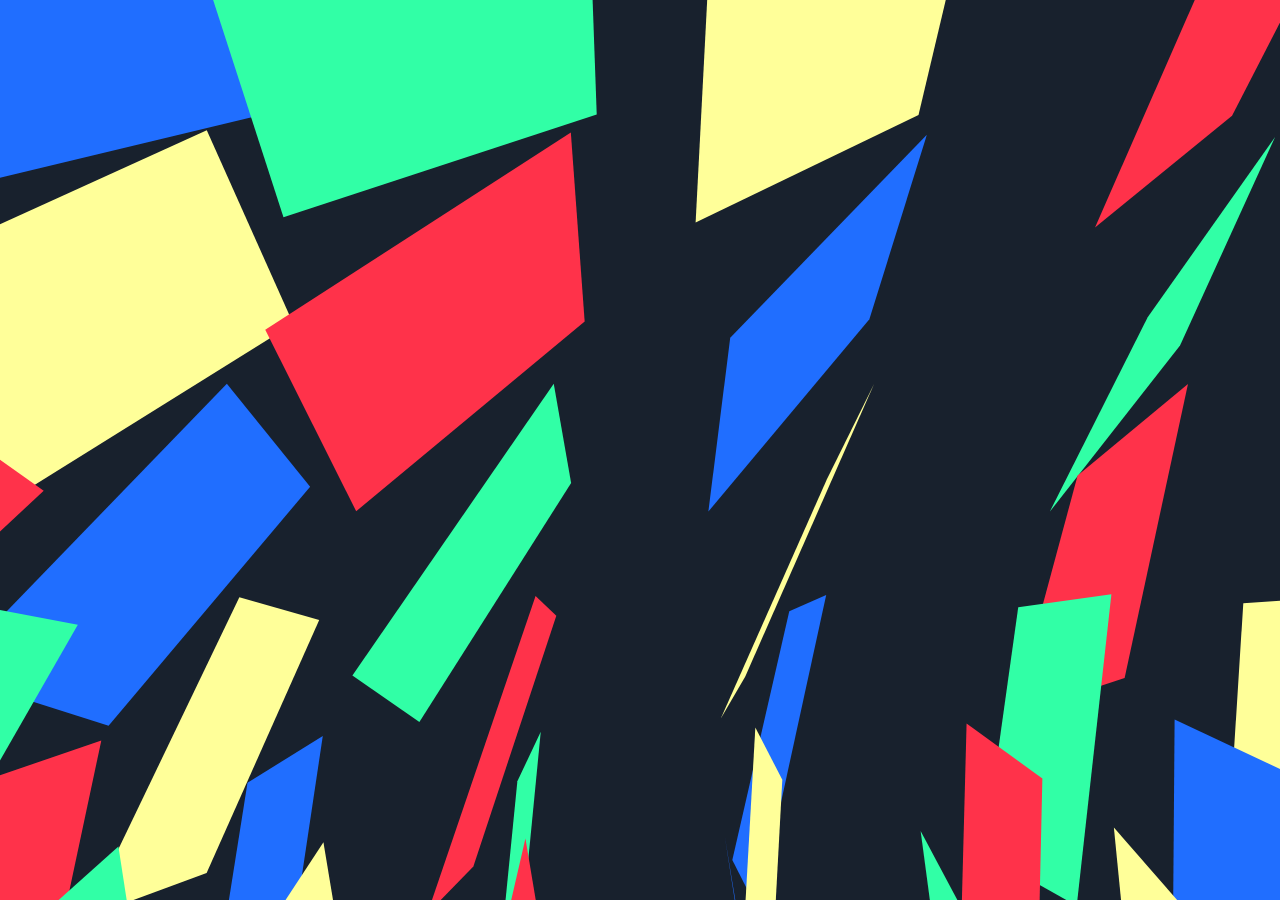
<file: anime-master/examples/3d-transforms.html>
<!DOCTYPE html>
<html>
<head>
  <title>anime.js</title>
  <meta charset="utf-8">
  <link rel="icon" type="image/png" href="img/favicon.png" />
  <link rel="apple-touch-icon" href="img/apple-touch-icon.png" />
  <link href="css/styles.css" rel="stylesheet">
</head>
<style>

  .wrapper {
    overflow: hidden;
    position: absolute;
    left: 0;
    top: 0;
    display: flex;
    justify-content: center;
    align-items: center;
    flex-wrap: wrap;
    perspective: 800px;
    transform-style: preserve-3d;
    perspective-origin: 50% 50%;
    width: 100%;
    height: 100%;
  }

  div {
    width: 10vw;
    height: 10vh;
  }

</style>

<body>
  <section class="wrapper"></section>
  <script src="../anime.js"></script>
  <script>

    var wrapperEl = document.querySelector('.wrapper');
    var numberOfThings = 25;

    function createEl(className) {
      var el = document.createElement('div');
      el.classList.add(className);
      wrapperEl.appendChild(el);
    }

    for (var i = 0; i < numberOfThings; i++) {
      createEl('red');
      createEl('blue');
      createEl('green');
      createEl('yellow');
    }

    anime({
      targets: 'div',
      translateZ: 720,
      rotateX: 180,
      rotateY: 180,
      delay: function(el, i) {
        return i * 5;
      },
      loop: true,
      direction: 'alternate',
      easing: 'easeOutQuad',
    });

  </script>
</body>
</html>
</file>
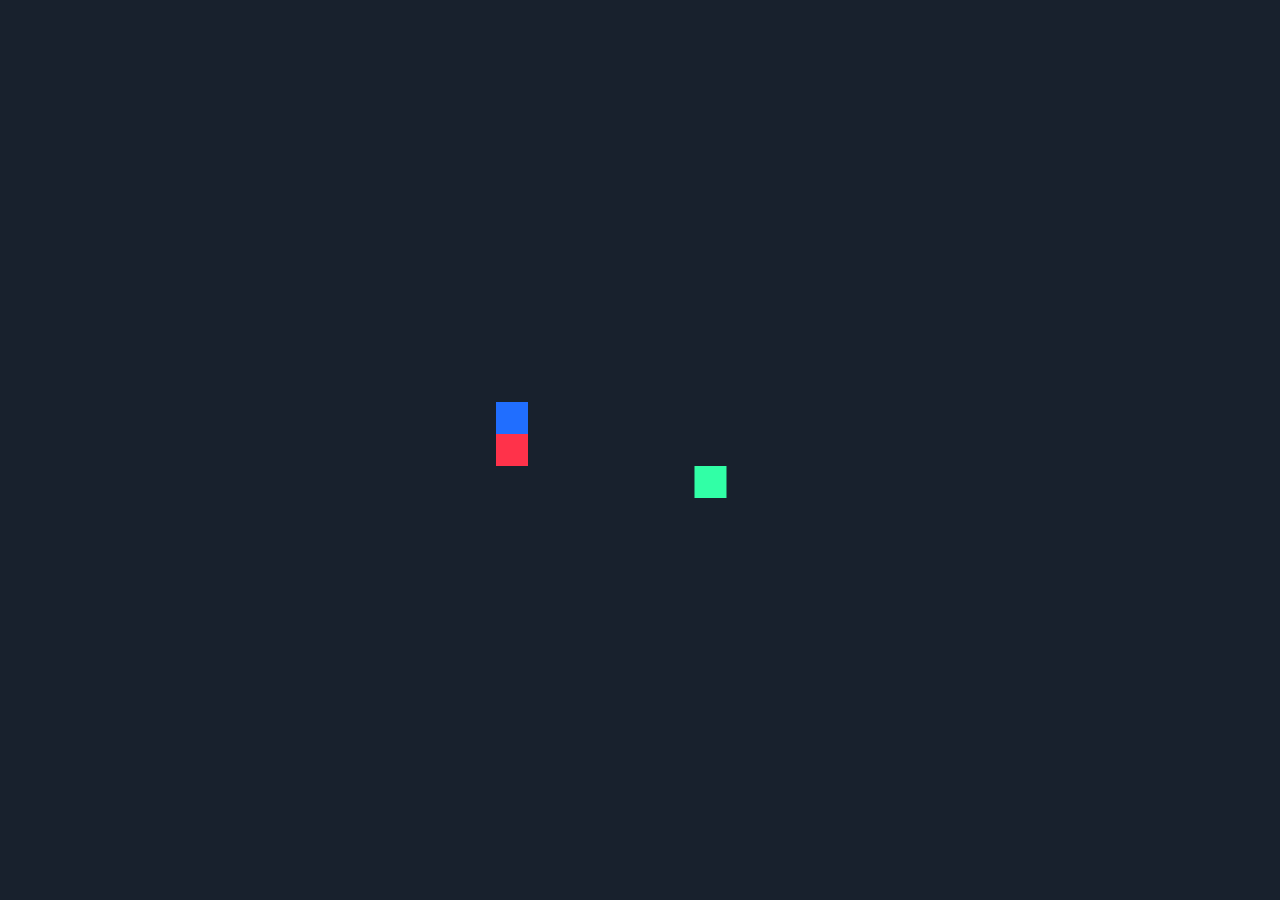
<file: anime-master/examples/callbacks.html>
<!DOCTYPE html>
<html>
<head>
  <title>anime.js</title>
  <meta charset="utf-8">
  <link rel="icon" type="image/png" href="img/favicon.png" />
  <link rel="apple-touch-icon" href="img/apple-touch-icon.png" />
  <link href="css/styles.css" rel="stylesheet">
</head>
<body>
  <section>
    <article>
      <div class="blue"></div>
      <div class="red"></div>
      <div class="green"></div>
    </article>
  </section>
  <script src="../anime.js"></script>
  <script>

  var blueAnimation = anime({
    targets: '.blue',
    translateX: 200,
    direction: 'alternate',
    autoplay: false
  });

  var redAnimation = anime({
    targets: '.red',
    translateX: 200,
    direction: 'alternate',
    autoplay: false
  });

  var greenAnimation = anime({
    targets: '.green',
    translateX: 200,
    direction: 'alternate',
    autoplay: false
  });

  blueAnimation.settings.complete = function() {
    greenAnimation.restart();
  }

  redAnimation.settings.complete = function() {
    blueAnimation.restart();
  }

  greenAnimation.settings.complete = function() {
    redAnimation.restart();
  }

  greenAnimation.play();

  </script>
</body>
</html>
</file>
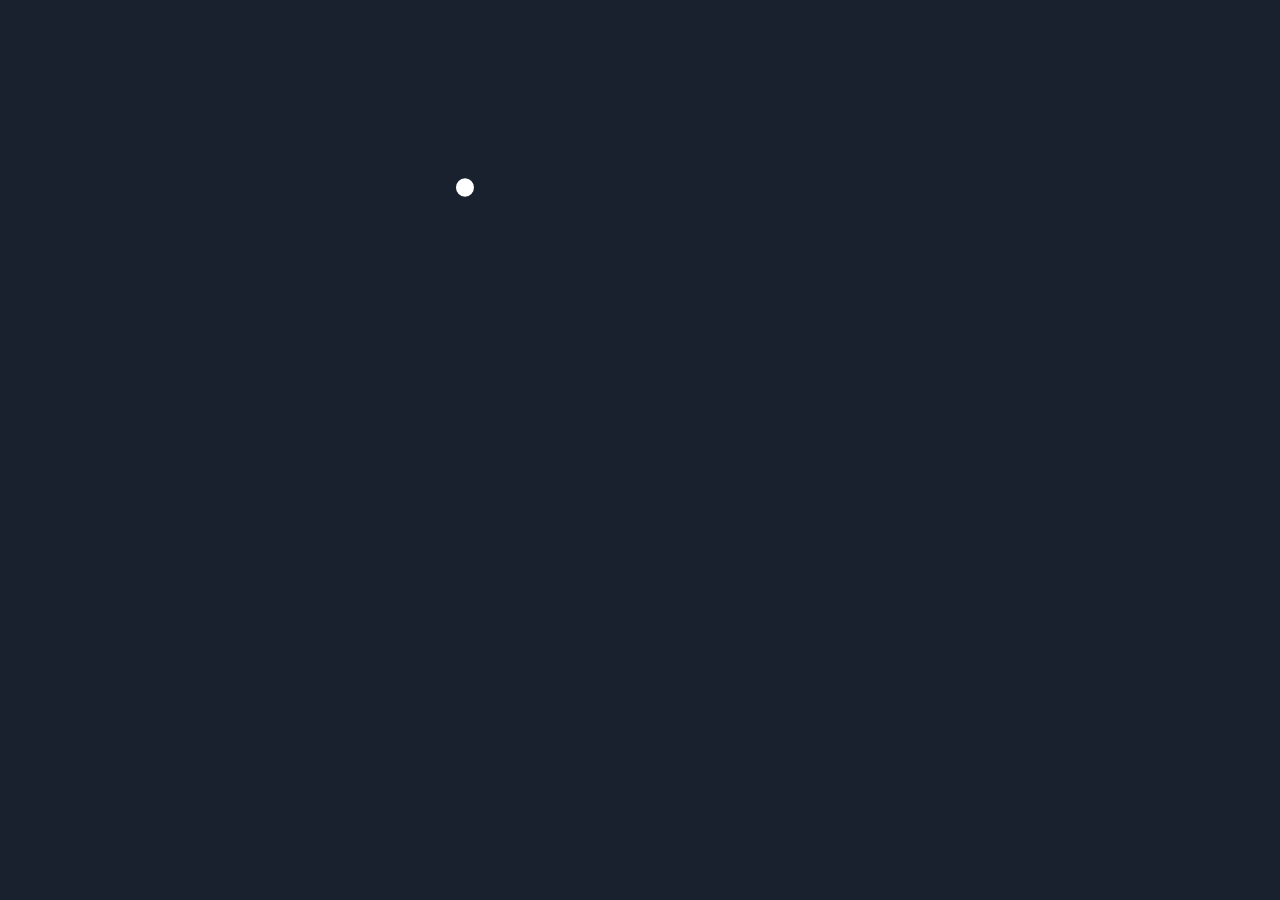
<file: anime-master/examples/logo-animation.html>
<!DOCTYPE html>
<html>
<head>
  <title>anime.js</title>
  <meta charset="utf-8">
  <link rel="icon" type="image/png" href="img/favicon.png" />
  <link rel="apple-touch-icon" href="img/apple-touch-icon.png" />
  <link href="css/styles.css" rel="stylesheet">
</head>
<style>

  :root { font-size: 14px; }
  @media (min-width: 350px) { :root { font-size: 16px; } }
  @media (min-width: 640px) { :root { font-size: 18px; } }
  @media (min-width: 1440px) { :root { font-size: 20px; } }

  section {
    position: relative;
    z-index: 1;
    width: 18.5rem;
  }

  .description {
    line-height: 1.25rem;
  }

  .links {
    line-height: 1.125rem;
  }

  .description,
  .links {
    opacity: 0;
    margin-bottom: 1.25rem;
  }

  .links {
    display: flex;
    justify-content: space-between;
    width: 100%;
    height: auto;
  }

  .link {
    display: flex;
    align-items: center;
    justify-content: center;
    flex-direction: column;
    width: 8.75rem;
    height: 3.5rem;
    border: 1px solid #3A5685;
    border-radius: 2px;
    color: white;
    text-decoration: none;
    text-align: center;
    transition: border-color .100s ease, background-color .100s ease;
  }

  .link:hover {
    border-color: #647899;
    background: rgba(255,255,255,.06);
  }

  .link.primary {
    border: none;
    background-image: linear-gradient(-180deg, #2796F8 0%, #206EFF 100%);
  }

  .link.primary:hover {
    border: none;
    background: linear-gradient(-180deg, #4DA7F7 0%, #3577F3 100%);
  }

  .small {
    font-size: .75rem;
  }

  /* Logo */

  .logo {
    opacity: 0;
    position: relative;
    margin-left: -3.5rem;
    margin-top: -8rem;
    margin-bottom: .75rem;
    font-size: 8px;
  }

  body.ready .logo {
    opacity: 1;
  }

  body:not(.iOS) #lines * {
    mix-blend-mode: lighten;
  }

  #fills * {
    opacity: 0;
    mix-blend-mode: lighten;
  }

  #line-i-1 {
    transform-origin: 30em 8em;
  }

  .fireworks {
    position: absolute;
    top: 0;
    left: 0;
    width: 100%;
    height: 100%;
    cursor: pointer;
  }

  footer {
    opacity: 0;
    color: #96A9C3;
  }

  footer a {
    color: #96A9C3;
    text-decoration: none;
  }

  footer a:hover {
    color: #FFF;
    text-decoration: underline;
  }

</style>
<body>
  <canvas class="fireworks"></canvas>
  <section>
    <svg class="logo" width="25rem" height="12rem" viewBox="0 0 800 384">
      <defs>
        <radialGradient cx="50%" cy="0%" fx="50%" fy="0%" r="50%" id="radialGradient-1">
          <stop stop-color="#329FFF" offset="0%"></stop>
          <stop stop-color="#206EFF" offset="100%"></stop>
        </radialGradient>
        <radialGradient cx="50%" cy="0%" fx="50%" fy="0%" r="50%" id="radialGradient-2">
          <stop stop-color="#FF7894" offset="0%"></stop>
          <stop stop-color="#FF324A" offset="100%"></stop>
        </radialGradient>
        <radialGradient cx="50%" cy="0%" fx="50%" fy="0%" r="100%" id="radialGradient-3">
          <stop stop-color="#FF7894" offset="0%"></stop>
          <stop stop-color="#FF324A" offset="100%"></stop>
        </radialGradient>
        <radialGradient cx="50%" cy="0%" fx="50%" fy="0%" r="100%" id="radialGradient-4">
          <stop stop-color="#359FFC" offset="0%"></stop>
          <stop stop-color="#206EFF" offset="100%"></stop>
        </radialGradient>
        <radialGradient cx="50%" cy="0%" fx="50%" fy="0%" r="50%" id="radialGradient-5">
          <stop stop-color="#5FFFD2" offset="0%"></stop>
          <stop stop-color="#31FFA6" offset="100%"></stop>
        </radialGradient>
      </defs>
      <g stroke="none" stroke-width="1" fill="none" fill-rule="evenodd">
        <rect id="dot-js" fill="#FFFFFF" x="80" y="352" width="32" height="32" rx="16"></rect>
        <g id="lines" transform="translate(128.000000, 256.000000)">
          <path d="M531.599976,119.042822 C531.872599,121.442657 532.736164,123.612749 534.213875,124.965578 C535.547208,126.186231 537.324986,127 539.587612,127 C542.133067,127 544.032057,126.104854 545.36539,124.680759 C546.739127,123.175287 547.506804,120.978112 547.506804,118.374052 L547.506804,97" id="line-s" stroke="#FDFDFD" stroke-linecap="square"></path>
          <path d="M576.512399,105.204082 C576.353483,103.122449 575.558903,101.612245 574.367034,100.183673 C572.777876,98.2653061 569.758474,97 566.739073,97 C564.116961,97 561.534578,97.8979592 559.786504,99.5306122 C558.356261,100.877551 557.323308,102.591837 557.323308,105 C557.323308,108.410588 560.43582,110.318694 563,110.738061 C566,111.228706 568.5,111.228706 572,112.209996 C574.445972,112.89577 577.108333,115.626631 577.108333,118.632653 C577.108333,121.163265 576.194567,122.836735 574.883511,124.183673 C572.976521,126.102041 570.155764,127 566.897989,127 C563.679942,127 560.898915,125.938776 559.031653,123.897959 C557.641139,122.387755 556.687644,120.346939 556.488999,118.142857" id="line-j" stroke="#FDFDFD"></path>
          <path d="M48,112 C21.490332,112 0,90.509668 0,64 C0,37.490332 21.490332,16 48,16 C74.509668,16 96,37.490332 96,64 L96,128" id="line-a" stroke="#206EFF" stroke-width="32"></path>
          <path d="M96,0 L96,128 L96,64 C96,37.490332 117.490332,16 144,16 C170.509668,16 192,37.490332 192,64 L192,128" id="line-n-1" stroke="#FF324A" stroke-width="32"></path>
          <path d="M224,0 L224,128 L224,64 C224,37.490332 245.490332,16 272,16 C298.509668,16 320,37.490332 320,64 L320,128" id="line-m-1" stroke="#206EFF" stroke-width="32"></path>
          <path d="M320,128 L320,64 C320,37.490332 341.490332,16 368,16 C394.509668,16 416,37.490332 416,64 L416,128" id="line-m-2" stroke="#FF324A" stroke-width="32"></path>
          <path d="M192,48 L192,64 C192,90.509668 213.490332,112 240,112" id="line-i-1" stroke="#31FFA6" stroke-width="32"></path>
          <path d="M464,80 L512,80 L512,64 C512,37.490332 490.509668,16 464,16 C437.490332,16 416,37.490332 416,64 C416,90.509668 437.490332,112 464,112" id="line-e" stroke="#31FFA6" stroke-width="32"></path>
        </g>
        <g id="fills" transform="translate(112.000000, 256.000000)">
          <path d="M64,32 C46.326888,32 32,46.326888 32,64 C32,81.673112 46.326888,96 64,96 L64,128 C28.653776,128 0,99.346224 0,64 C0,28.653776 28.653776,0 64,0 C99.346224,0 128,28.653776 128,64 L128,128 L96,128 L96,64 C96,46.326888 81.673112,32 64,32 Z" id="fill-a" fill="url(#radialGradient-1)"></path>
          <path d="M192,64 C192,46.326888 177.673112,32 160,32 C142.326888,32 128,46.326888 128,64 L128,128 L96,128 L96,64 C96,28.653776 124.653776,0 160,0 C195.346224,0 224,28.653776 224,64 L224,128 L192,128 L192,64" id="fill-n-2" fill="url(#radialGradient-2)"></path>
          <rect id="fill-n-1" fill="url(#radialGradient-3)" x="96" y="0" width="32" height="128"></rect>
          <path d="M256,64 C256,46.326888 270.326888,32 288,32 C305.673112,32 320,46.326888 320,64 L320,128 L352,128 L352,64 C352,28.653776 323.346224,0 288,0 C252.653776,0 224,28.653776 224,64 L256,64 L256,64 Z" id="fill-m-2" fill="url(#radialGradient-1)"></path>
          <rect id="fill-m-1" fill="url(#radialGradient-4)" x="224" y="0" width="32" height="128"></rect>
          <path d="M416,64 C416,46.326888 401.673112,32 384,32 C366.326888,32 352,46.326888 352,64 L352,128 L320,128 L320,64 C320,28.653776 348.653776,0 384,0 C419.346224,0 448,28.653776 448,64 L448,128 L416,128 L416,64" id="fill-m-3" fill="url(#radialGradient-2)"></path>
          <path d="M224,64 C224,81.673112 238.326888,96 256,96 L256,128 C220.653776,128 192,99.346224 192,64 L192,48 L192,48 L224,48 L224,64" id="fill-i-1" fill="url(#radialGradient-5)"></path>
          <circle id="dot-i" fill="url(#radialGradient-5)" cx="208" cy="16" r="16"></circle>
          <path d="M512,64 C512,46.326888 497.673112,32 480,32 L480,32 C462.326888,32 448,46.326888 448,64 C448,81.673112 462.326888,96 480,96 L480,128 C444.653776,128 416,99.346224 416,64 C416,28.653776 444.653776,0 480,0 C515.346224,0 544,28.653776 544,64 L544,96 L512,96 L480,96 L480,64 L512,64" id="fill-e-1" fill="url(#radialGradient-5)"></path>
        </g>
      </g>
    </svg>
    <p class="description">
      Anime (/ˈæn.ə.meɪ/) is a flexible yet lightweight JavaScript animation library.<br>
      It works with CSS, Individual Transforms, SVG, DOM attributes and JS Objects.
    </p>
    <div class="links">
      <a class="link" target="_blank" href="http://codepen.io/collection/XLebem/">
        <span class="small">Examples on</span>
        <span>CodePen</span>
      </a>
      <a class="primary link" target="_blank" href="https://github.com/juliangarnier/anime">
        <span class="small">Documentation on</span>
        <span>GitHub</span>
      </a>
    </div>
    <footer>© 2016 <a href="http://juliangarnier.com" target="_blank">Julian Garnier</a></footer>
  </section>
  <script>
    (function(i,s,o,g,r,a,m){i['GoogleAnalyticsObject']=r;i[r]=i[r]||function(){
      (i[r].q=i[r].q||[]).push(arguments)},i[r].l=1*new Date();a=s.createElement(o),
      m=s.getElementsByTagName(o)[0];a.async=1;a.src=g;m.parentNode.insertBefore(a,m)
    })(window,document,'script','https://www.google-analytics.com/analytics.js','ga');
    ga('create', 'UA-79927007-1', 'auto');
    ga('send', 'pageview');
  </script>
  <script src="../anime.js"></script>
  <script>
    var iOS = !!navigator.platform && /iPad|iPhone|iPod/.test(navigator.platform);
    var ff = navigator.userAgent.indexOf('Firefox') > 0;
    var tap = ('ontouchstart' in window || navigator.msMaxTouchPoints) ? 'touchstart' : 'mousedown';
    if (iOS) document.body.classList.add('iOS');

    var fireworks = (function() {

      var getFontSize = function() {
        return parseFloat(getComputedStyle(document.documentElement).fontSize);
      }

      var canvas = document.querySelector('.fireworks');
      var ctx = canvas.getContext('2d');
      var numberOfParticules = 24;
      var distance = 200;
      var x = 0;
      var y = 0;
      var animations = [];

      var setCanvasSize = function() {
        canvas.width = window.innerWidth;
        canvas.height = window.innerHeight;
      }

      var updateCoords = function(e) {
        x = e.clientX || e.touches[0].clientX;
        y = e.clientY || e.touches[0].clientY;
      }

      var colors = ['#FF324A', '#31FFA6', '#206EFF', '#FFFF99'];

      var createCircle = function(x,y) {
        var p = {};
        p.x = x;
        p.y = y;
        p.color = colors[anime.random(0, colors.length - 1)];
        p.color = '#FFF';
        p.radius = 0;
        p.alpha = 1;
        p.lineWidth = 6;
        p.draw = function() {
          ctx.globalAlpha = p.alpha;
          ctx.beginPath();
          ctx.arc(p.x, p.y, p.radius, 0, 2 * Math.PI, true);
          ctx.lineWidth = p.lineWidth;
          ctx.strokeStyle = p.color;
          ctx.stroke();
          ctx.globalAlpha = 1;
        }
        return p;
      }

      var createParticule = function(x,y) {
        var p = {};
        p.x = x;
        p.y = y;
        p.color = colors[anime.random(0, colors.length - 1)];
        p.radius = anime.random(getFontSize(), getFontSize() * 2);
        p.draw = function() {
          ctx.beginPath();
          ctx.arc(p.x, p.y, p.radius, 0, 2 * Math.PI, true);
          ctx.fillStyle = p.color;
          ctx.fill();
        }
        return p;
      }

      var createParticles = function(x,y) {
        var particules = [];
        for (var i = 0; i < numberOfParticules; i++) {
          var p = createParticule(x, y);
          particules.push(p);
        }
        return particules;
      }

      var removeAnimation = function(animation) {
        var index = animations.indexOf(animation);
        if (index > -1) animations.splice(index, 1);
      }

      var animateParticules = function(x, y) {
        setCanvasSize();
        var particules = createParticles(x, y);
        var circle = createCircle(x, y);
        var particulesAnimation = anime({
          targets: particules,
          x: function(p) { return p.x + anime.random(-distance, distance); },
          y: function(p) { return p.y + anime.random(-distance, distance); },
          radius: 0,
          duration: function() { return anime.random(1200, 1800); },
          easing: 'easeOutExpo',
          complete: removeAnimation
        });
        var circleAnimation = anime({
          targets: circle,
          radius: function() { return anime.random(getFontSize() * 8.75, getFontSize() * 11.25); },
          lineWidth: 0,
          alpha: {
            value: 0,
            easing: 'linear',
            duration: function() { return anime.random(400, 600); }
          },
          duration: function() { return anime.random(1200, 1800); },
          easing: 'easeOutExpo',
          complete: removeAnimation
        });
        animations.push(particulesAnimation);
        animations.push(circleAnimation);
      }

      var mainLoop = anime({
        duration: Infinity,
        update: function() {
          ctx.clearRect(0, 0, canvas.width, canvas.height);
          animations.forEach(function(anim) {
            anim.animatables.forEach(function(animatable) {
              animatable.target.draw();
            });
          });
        }
      });

      document.addEventListener(tap, function(e) {
        updateCoords(e);
        animateParticules(x, y);
        ga('send', 'event', 'Fireworks', 'Click');
      }, false);

      window.addEventListener('resize', setCanvasSize, false);

      return {
        boom: animateParticules
      }

    })();

    var logoAnimation = function() {

      document.body.classList.add('ready');

      var setDashoffset = function(el) {
        var l = el.getTotalLength();
        el.setAttribute('stroke-dasharray', l);
        return [l,0];
      }

      var letters = anime({
        targets: '#lines path',
        strokeDashoffset: {
          value: setDashoffset,
          duration: 700,
          easing: 'easeOutQuad'
        },
        transform: ['translate(0 128)', 'translate(0 0)'],
        delay: function(el, i) {
          return 750 + (i * 120)
        },
        duration: 1400
      });

      var dotJSRoll = anime({
        targets: '#dot-js',
        transform: ['translate(0 0)', 'translate(544 0)'],
        delay: letters.duration - 800,
        duration: 800,
        elasticity: 300
      });

      var dotJSDown = anime({
        targets: '#dot-js',
        transform: ['translate(0 -304)', 'translate(0 0)'],
        duration: 500,
        elasticity: 600,
        autoplay: false
      });

      var dotJSUp = anime({
        targets: '#dot-js',
        transform: ['translate(0 0) scale(1 3)', 'translate(0 -352) scale(1 1)'],
        duration: 800,
        easing: 'easeOutCirc',
        complete: dotJSDown.play
      });

      var boom = anime({
        duration: 880,
        complete: function(a) {
          var dot = dotJSDown.animatables[0].target.getBoundingClientRect();
          var pos = {x: dot.left + (dot.width / 2), y: dot.top + (dot.height / 2)}
          fireworks.boom(pos.x, pos.y);
        }
      });

      var letterI = anime({
        targets: '#line-i-1',
        strokeDashoffset: {
          value: setDashoffset,
          duration: 700,
          easing: 'easeOutQuad'
        },
        transform: function() {
          return ff ? ['rotate(360)', 'rotate(0)'] : ['rotate(360 240 64)', 'rotate(0 240 64)'];
        },
        duration: 2500,
        delay: letters.duration - 780
      });

      var dotI = anime({
        targets: '#dot-i',
        transform: ['translate(0 -352) scale(1 3)', 'translate(0 0) scale(1 1)'],
        opacity: {
          value: [0, 1],
          easing: 'linear',
          duration: 100
        },
        delay: letters.duration + 250
      });

      var JSletters = anime({
        targets: ['#line-j', '#line-s'],
        strokeDashoffset: setDashoffset,
        duration: 1400,
        delay: function(el, i) { return (letterI.duration - 1400) + (i * 60) },
        easing: 'easeInOutQuart'
      });

      var gradients = anime({
        targets: '#fills *:not(#dot-i)',
        opacity: [0, 1],
        delay: letterI.duration - 300,
        delay: function(el, i, l) {
          var mid = l/2;
          var index = (i - mid) > mid ? 0 : i;
          var delay = Math.abs(index - mid);
          return (letterI.duration - 1300) + (delay * 30);
        },
        duration: 500,
        easing: 'linear'
      });

      var showDescription = anime({
        targets: ['.logo', '.description', '.links', 'footer'],
        opacity: {
          value: 1,
          easing: 'linear',
          duration: 1000
        },
        translateY: ['1.5rem', '0rem'],
        delay: function(el, i, l) { return ((l - i) * 100) + (letterI.duration - 600); },
        duration: 2250,
        easing: 'easeOutExpo',
      });

    }

    window.onload = logoAnimation;

  </script>
</body>
</html>
</file>
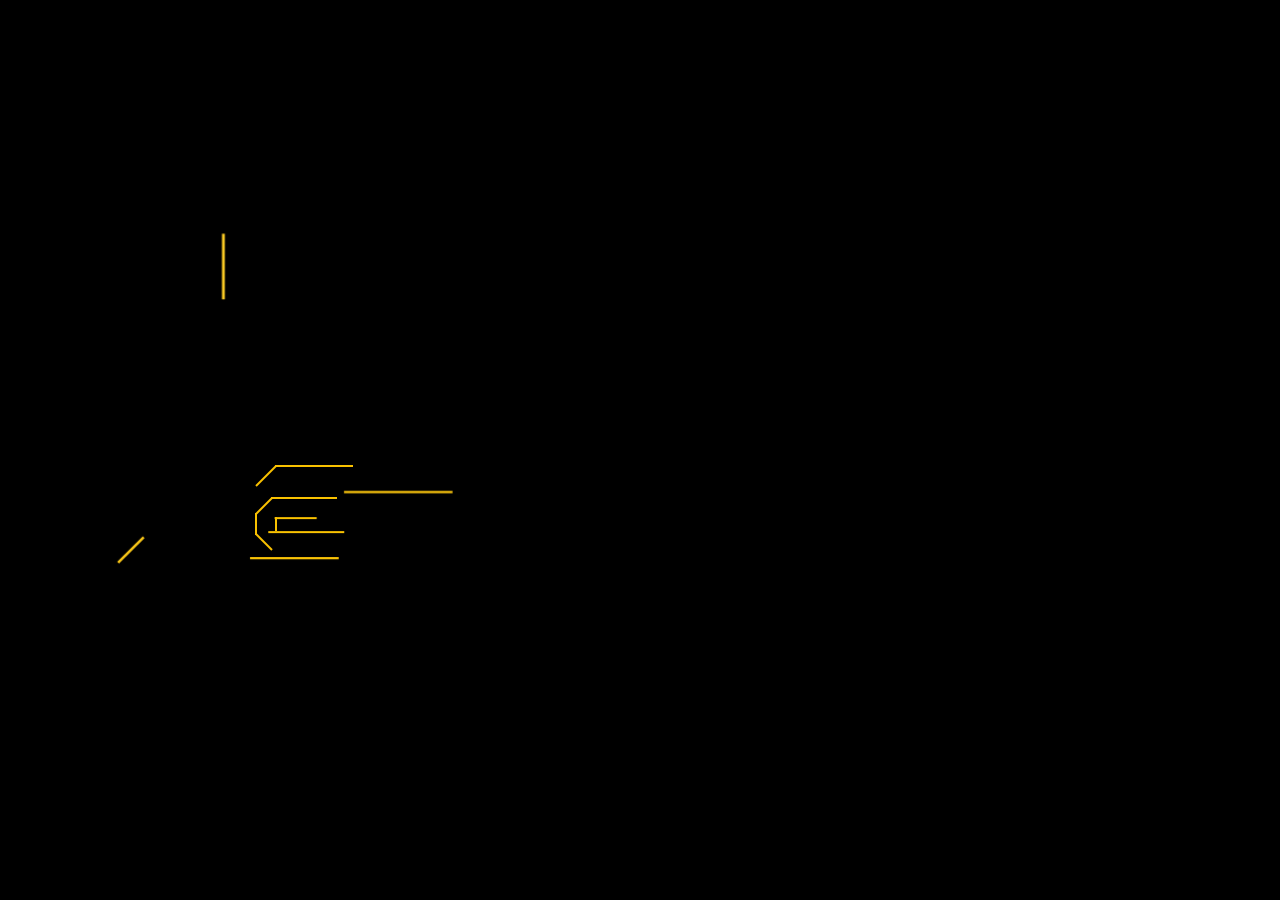
<file: anime-master/examples/mgs-logo.html>
<!DOCTYPE html>
<html>
<head>
  <title>anime.js</title>
  <meta charset="utf-8">
  <link rel="icon" type="image/png" href="img/favicon.png" />
  <link rel="apple-touch-icon" href="img/apple-touch-icon.png" />
</head>
<style>

  * {
    margin: 0;
    padding: 0;
  }

  body {
    background-color: black;
  }

  section {
    position: absolute;
    width: 100%;
    height: 100%;
    display: flex;
    justify-content: center;
  }

  .logo {
    margin: auto;
  }

  .vert {
    transform-origin: center bottom;
  }

  .hori {
    transform-origin: 0% 50%;
  }

  .diag-left {
    transform-origin: 100% 100%;
  }

  .diag-right {
    transform-origin: 100% 0%;
  }
</style>
</head>
<body>
  <section>
    <svg class="logo" width="100%" height="448" viewBox="0 0 1024 448">
      <g class="stripes" transform="translate(321.000000, 160.000000)" fill="#F9C100">
        <path d="M8,20 L12,16 L92,16 L88,20 L8,20 L8,20 L8,20 L8,20 Z" class="stripe stripe-left"></path>
        <path d="M4,24 L0,28 L80,28 L84,24 L4,24 L4,24 L4,24 L4,24 Z" class="stripe stripe-left"></path>
        <path d="M16,12 L20,8 L100,8 L96,12 L16,12 L16,12 L16,12 L16,12 Z" class="stripe stripe-left"></path>
        <path d="M24,4 L28,0 L108,7.10542736e-15 L104,4 L24,4 L24,4 L24,4 L24,4 Z" class="stripe stripe-left"></path>
      </g>
      <g class="stripes" transform="translate(592.000000, 160.000000)" fill="#F9C100">
        <path d="M8,20 L12,16 L92,16 L88,20 L8,20 L8,20 L8,20 L8,20 Z" class="stripe stripe-right"></path>
        <path d="M4,24 L0,28 L80,28 L84,24 L4,24 L4,24 L4,24 L4,24 Z" class="stripe stripe-right"></path>
        <path d="M16,12 L20,8 L100,8 L96,12 L16,12 L16,12 L16,12 L16,12 Z" class="stripe stripe-right"></path>
        <path d="M24,4 L28,0 L108,7.10542736e-15 L104,4 L24,4 L24,4 L24,4 L24,4 Z" class="stripe stripe-right"></path>
      </g>
      <g class="katakana" transform="translate(202.000000, 128.000000)" fill="#F9C100">
        <path d="M0,92 L60,32 L140,32 L80,92 L0,92 Z" data-d="M55,33 L56,32 L136,32 L135,33 L55,33 Z"></path>
        <path d="M32,28 L230,28 L202,0 L4,0 L32,28 Z" data-d="M28,28 L29,28 L1,0 L0,0 L28,28 Z"></path>
        <path d="M236,28 L208,0 L388,0 L416,28 L236,28 Z" data-d="M232,28 L204,0 L205,0 L233,28 L232,28 Z"></path>
        <path d="M173,92 L201,64 L381,64 L353,92 L173,92 Z" data-d="M169,92 L197,64 L199,64 L171,92 L169,92 Z"></path>
        <path d="M439,92 L359,92 L387,64 L467,64 L439,92 Z" data-d="M435,92 L355,92 L356,91 L436,91 L435,92 Z"></path>
        <path d="M422,28 L502,28 L474,0 L394,0 L422,28 Z" data-d="M497,28 L498,28 L470,0 L469,0 L497,28 Z"></path>
        <path d="M507,92 L587,92 L559,64 L479,64 L507,92 Z" data-d="M476,65 L556,65 L555,64 L475,64 L476,65 Z"></path>
        <path d="M617,0 L557,60 L477,60 L537,0 L617,0 Z" data-d="M554,59 L553,60 L473,60 L474,59 L554,59 Z"></path>
      </g>
      <g class="text-fills" transform="translate(128.000000, 240.000000)" fill="#F9C100">
        <path d="M0,48 L0,68 L16,84 L96,84 L112,68 L112,16 L96,0 L20,0 L0,20 L92,20 L92,64 L20,64 L20,52 L60,52 L80,32 L16,32 L0,48 Z" id="a"></path>
        <path d="M216,84 L236,84 L236,16 L220,0 L140,0 L124,16 L124,84 L144,84 L144,20 L216,20 L216,84 L216,84 Z" id="n"></path>
        <path d="M248,0 L268,0 L268,84 L248,84 L248,0 Z" id="i"></path>
        <path d="M300,20 L300,84 L280,84 L280,16 L296,0 L408,0 L424,16 L424,84 L404,84 L404,20 L362,20 L362,84 L342,84 L342,20 L300,20 Z" id="m"></path>
        <path d="M548,36 L548,16 L532,2.55795385e-13 L452,2.4158453e-13 L436,16 L436,68 L452,84 L528,84 L548,64 L456,64 L456,20 L528,20 L528,32 L488,32 L468,52 L532,52 L548,36 L548,36 Z" id="e"></path>
        <path d="M562,64 L582,84 L626,84 L642,68 L642,0 L622,0 L622,64 L562,64 Z" id="j"></path>
        <path d="M674,20 L766,20 L746,0 L670,0 L654,16 L654,36 L670,52 L746,52 L746,64 L654,64 L674,84 L750,84 L766,68 L766,48 L750,32 L674,32 L674,20 Z" id="s"></path>
      </g>
      <g stroke="#F9C100" stroke-width="2" fill="none" fill-rule="evenodd">
        <path d="M148,292 L148,304" class="line vert" stroke-linecap="square"></path>
        <path d="M128,288 L128,308" class="line vert" stroke-linecap="square"></path>
        <path d="M148,240 L128,260" class="line diag-right"></path>
        <path d="M128,308 L144,324" class="line diag-left"></path>
        <path d="M144,272 L128,288" class="line diag-right"></path>
        <path d="M148,240 L224,240" class="line hori" stroke-linecap="square"></path>
        <path d="M144,272 L208,272" class="line hori" stroke-linecap="square"></path>
        <path d="M148,292 L188,292" class="line hori" stroke-linecap="square"></path>
        <path d="M148,304 L220,304" class="line hori" stroke-linecap="square"></path>
        <path d="M144,324 L224,324" class="line hori" stroke-linecap="square"></path>
        <path d="M129,260 L220,260" class="line hori" stroke-linecap="square"></path>
        <path d="M208,272 L188,292" class="line diag-right"></path>
        <path d="M220,260 L220,304" class="line vert" stroke-linecap="square"></path>
        <path d="M224,240 L240,256" class="line diag-left"></path>
        <path d="M240,308 L224,324" class="line diag-right"></path>
        <path d="M240,256 L240,308" class="line vert" stroke-linecap="square"></path>
        <path d="M252,256 L252,324" class="line vert" stroke-linecap="square"></path>
        <path d="M268,240 L252,256" class="line diag-right"></path>
        <path d="M252,324 L272,324" class="line hori" stroke-linecap="square"></path>
        <path d="M272,260 L272,324" class="line vert" stroke-linecap="square"></path>
        <path d="M268,240 L348,240" class="line hori" stroke-linecap="square"></path>
        <path d="M272,260 L344,260" class="line hori" stroke-linecap="square"></path>
        <path d="M344,260 L344,324" class="line vert" stroke-linecap="square"></path>
        <path d="M348,240 L364,256" class="line diag-left"></path>
        <path d="M344,324 L364,324" class="line hori" stroke-linecap="square"></path>
        <path d="M364,256 L364,324" class="line vert" stroke-linecap="square"></path>
        <path d="M376,240 L376,324" class="line vert" stroke-linecap="square"></path>
        <path d="M376,324 L396,324" class="line hori" stroke-linecap="square"></path>
        <path d="M376,240 L396,240" class="line hori" stroke-linecap="square"></path>
        <path d="M396,240 L396,324" class="line vert" stroke-linecap="square"></path>
        <path d="M408,256 L408,324" class="line vert" stroke-linecap="square"></path>
        <path d="M424,240 L408,256" class="line diag-right"></path>
        <path d="M408,324 L428,324" class="line hori" stroke-linecap="square"></path>
        <path d="M428,261 L428,323" class="line vert" stroke-linecap="square"></path>
        <path d="M424,240 L536,240" class="line hori" stroke-linecap="square"></path>
        <path d="M428,260 L470,260" class="line hori" stroke-linecap="square"></path>
        <path d="M470,261 L470,323" class="line vert" stroke-linecap="square"></path>
        <path d="M470,324 L490,324" class="line hori" stroke-linecap="square"></path>
        <path d="M490,261 L490,323" class="line vert" stroke-linecap="square"></path>
        <path d="M490,260 L532,260" class="line hori" stroke-linecap="square"></path>
        <path d="M532,261 L532,323" class="line vert" stroke-linecap="square"></path>
        <path d="M536,240 L552,256" class="line diag-left"></path>
        <path d="M532,324 L552,324" class="line hori" stroke-linecap="square"></path>
        <path d="M552,256 L552,324" class="line vert" stroke-linecap="square"></path>
        <path d="M564,256 L564,308" class="line vert" stroke-linecap="square"></path>
        <path d="M564,308 L580,324" class="line diag-left"></path>
        <path d="M580,240 L564,256" class="line diag-right"></path>
        <path d="M584,260 L584,304" class="line vert" stroke-linecap="square"></path>
        <path d="M616,272 L596,292" class="line diag-right"></path>
        <path d="M580,240 L660,240" class="line hori" stroke-linecap="square"></path>
        <path d="M584,260 L656,260" class="line hori" stroke-linecap="square"></path>
        <path d="M580,324 L656,324" class="line hori" stroke-linecap="square"></path>
        <path d="M596,292 L660,292" class="line hori" stroke-linecap="square"></path>
        <path d="M616,272 L656,272" class="line hori" stroke-linecap="square"></path>
        <path d="M656,260 L656,272" class="line vert" stroke-linecap="square"></path>
        <path d="M660,240 L676,256" class="line diag-left"></path>
        <path d="M676,304 L656,324" class="line diag-right"></path>
        <path d="M676,276 L660,292" class="line diag-right"></path>
        <path d="M584,304 L676,304" class="line hori" stroke-linecap="square"></path>
        <path d="M676,256 L676,276" class="line vert" stroke-linecap="square"></path>
        <path d="M690,304 L710,324" class="line diag-left"></path>
        <path d="M690,304 L750,304" class="line hori" stroke-linecap="square"></path>
        <path d="M710,324 L754,324" class="line hori" stroke-linecap="square"></path>
        <path d="M750,240 L750,304" class="line vert" stroke-linecap="square"></path>
        <path d="M770,308 L754,324" class="line diag-right"></path>
        <path d="M750,240 L770,240" class="line hori" stroke-linecap="square"></path>
        <path d="M770,240 L770,308" class="line vert" stroke-linecap="square"></path>
        <path d="M782,256 L782,276" class="line vert" stroke-linecap="square"></path>
        <path d="M782,276 L798,292" class="line diag-left"></path>
        <path d="M782,304 L802,324" class="line diag-left"></path>
        <path d="M798,240 L782,256" class="line diag-right"></path>
        <path d="M802,260 L802,272" class="line vert" stroke-linecap="square"></path>
        <path d="M798,240 L874,240" class="line hori" stroke-linecap="square"></path>
        <path d="M802,272 L878,272" class="line hori" stroke-linecap="square"></path>
        <path d="M802,324 L878,324" class="line hori" stroke-linecap="square"></path>
        <path d="M798,292 L874,292" class="line hori" stroke-linecap="square"></path>
        <path d="M782,304 L874,304" class="line hori" stroke-linecap="square"></path>
        <path d="M874,292 L874,304" class="line vert" stroke-linecap="square"></path>
        <path d="M878,272 L894,288" class="line diag-left"></path>
        <path d="M874,240 L894,260" class="line diag-left"></path>
        <path d="M894,308 L878,324" class="line diag-right"></path>
        <path d="M802,260 L894,260" class="line hori" stroke-linecap="square"></path>
        <path d="M894,288 L894,308" class="line vert" stroke-linecap="square"></path>
      </g>
    </svg>
  </section>
  <script src="../anime.js"></script>
  <script>
  var katakanaStripes = anime({
    targets: '.stripes path',
    translateX: function(target) {
      if (target.classList.contains('stripe-right')) return -1000;
      return -1000;
    },
    opacity: {
      value: 0,
      duration: 100
    },
    fill: '#FFF',
    delay: function(t, i) { return 2200 + (i * 75) },
    duration: 400,
    direction: 'reverse',
    easing: 'easeOutExpo'
  });

  var katakanaFills = anime({
    targets: '.katakana path',
    d: function(target) { return [target.getAttribute('data-d')] },
    opacity: {
      value: 0,
      duration: 100
    },
    fill: '#FFF',
    delay: function(t, i) { return 2400 + (i * 120) },
    duration: 1200,
    direction: 'reverse',
    easing: 'easeOutExpo'
  });

  var textFills = anime({
    targets: '.text-fills path',
    opacity: 0,
    delay: function(t, i) { return 3200 + (anime.random(0, 450)) },
    duration: 200,
    fill: '#FFF',
    direction: 'reverse',
    easing: 'easeOutExpo',
    complete: function() {
      anime({
        targets: '.line',
        opacity: 0,
        duration: 1500
      })
    }
  });

  var textpaths = anime({
    targets: '.line',
    translateX: function(target) {
      var x = 1200;
      if (target.classList.contains('hori')) return anime.random(0,1) === 1 ? x : -x;
      if (target.classList.contains('diag-right')) return x / 3;
      if (target.classList.contains('diag-left')) return x / 3;
    },
    translateY: function(target) {
      var y = 1200;
      if (target.classList.contains('vert')) return anime.random(0,1) === 1 ? y : -y;
      if (target.classList.contains('diag-right')) return -y / 3;
      if (target.classList.contains('diag-left')) return y / 3;
    },
    scale: {
      value: 4,
      duration: 500,
    },
    stroke: '#fff',
    opacity: {
      value: [1, 0],
      duration: 100,
    },
    delay: function(t, i) { return 0 + (i * 25) },
    duration: 500,
    easing: 'easeInOutQuad',
    direction: 'reverse',
    speed: 1
  });

  </script>
</body>
</html>
</file>
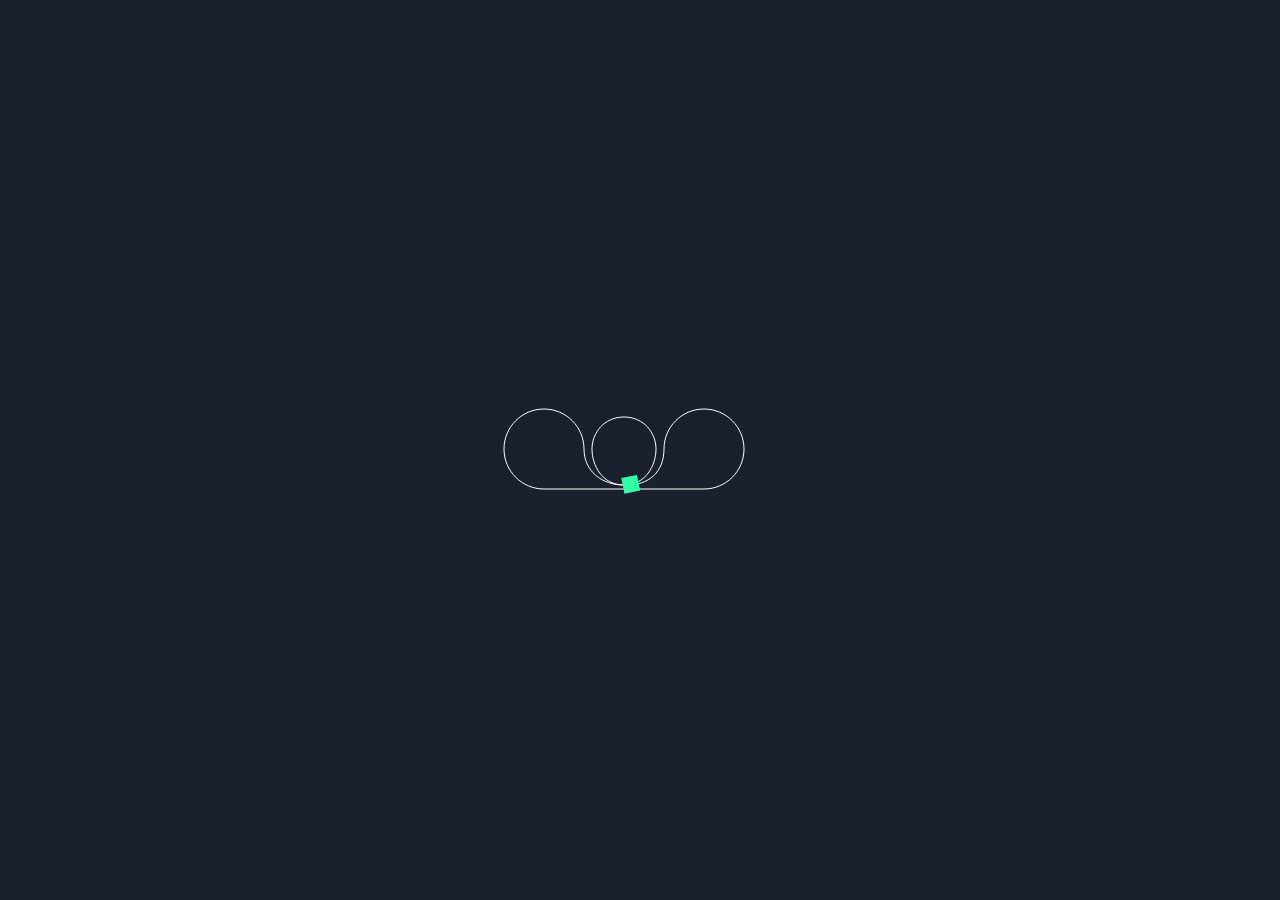
<file: anime-master/examples/motion-path.html>
<!DOCTYPE html>
<html>
<head>
  <title>anime.js</title>
  <meta charset="utf-8">
  <link rel="icon" type="image/png" href="img/favicon.png" />
  <link rel="apple-touch-icon" href="img/apple-touch-icon.png" />
  <link href="css/styles.css" rel="stylesheet">
  <style>
    article {
      position: relative;
    }
    div {
      position: absolute;
      top: -.5rem;
      left: -.5rem;
      width: 1rem;
      height: 1rem;
    }
  </style>
</head>
<body>
  <section>
    <article>
      <div class="green"></div>
      <svg width="256" height="112" viewBox="0 0 256 112">
        <path fill="none" stroke="#FFF" d="M8,56 C8,33.90861 25.90861,16 48,16 C70.09139,16 88,33.90861 88,56 C88,78.09139 105.90861,92 128,92 C150.09139,92 160,72 160,56 C160,40 148,24 128,24 C108,24 96,40 96,56 C96,72 105.90861,92 128,92 C154,93 168,78 168,56 C168,33.90861 185.90861,16 208,16 C230.09139,16 248,33.90861 248,56 C248,78.09139 230.09139,96 208,96 L48,96 C25.90861,96 8,78.09139 8,56 Z"/>
      </svg>
    </article>
  </section>
  <script src="../anime.js"></script>
  <script>

  var path = anime.path('path');

  anime({
    targets: 'div',
    translateX: path,
    translateY: path,
    rotate: path,
    duration: 3000,
    loop: true,
    easing: 'linear'
  });

  </script>
</body>
</html>
</file>
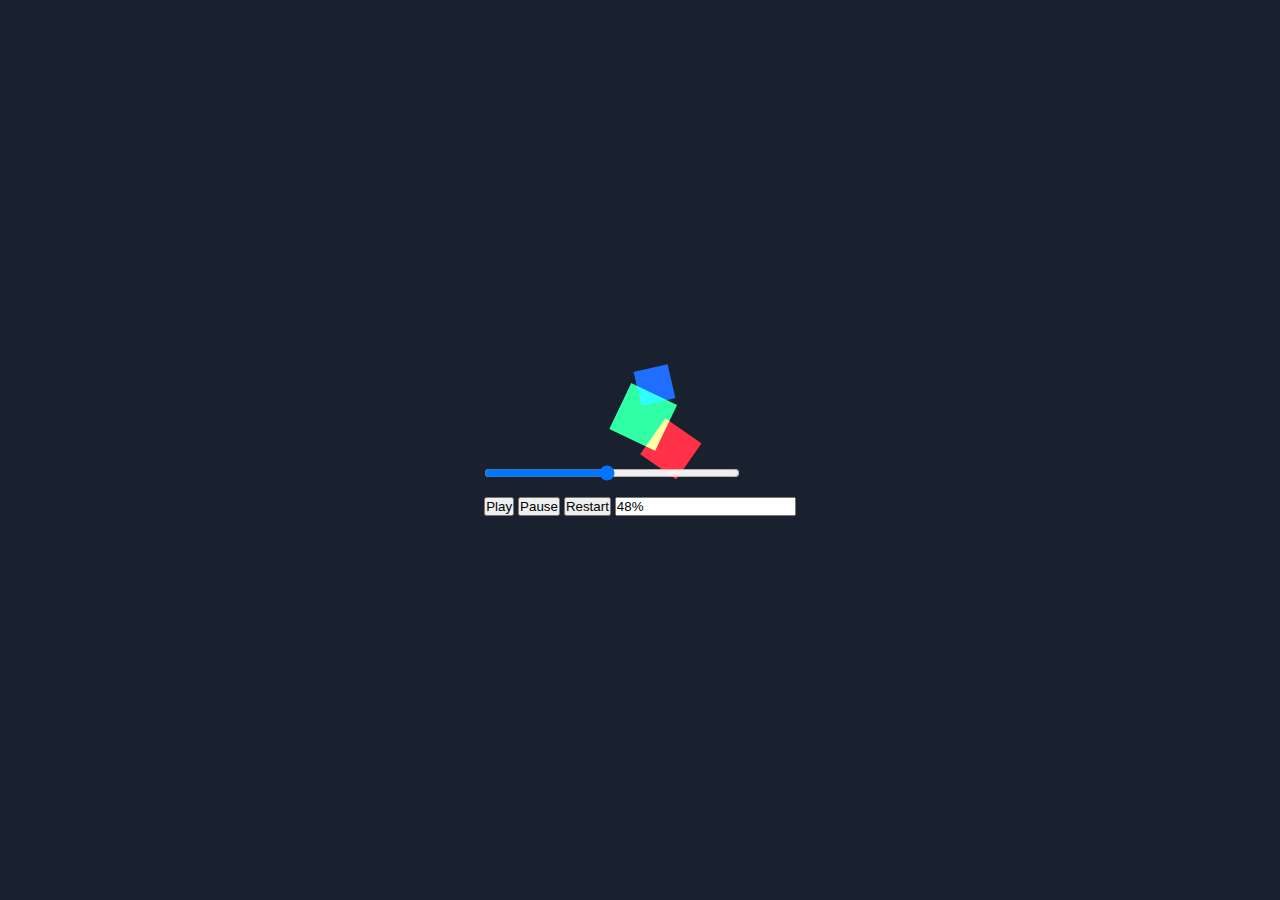
<file: anime-master/examples/playback.html>
<!DOCTYPE html>
<html>
<head>
<title>anime.js</title>
<meta charset="utf-8">
<link rel="icon" type="image/png" href="img/favicon.png" />
<link rel="apple-touch-icon" href="img/apple-touch-icon.png" />
<link href="css/styles.css" rel="stylesheet">
</head>
<style>

  fieldset {
    margin-bottom: 1rem;
  }

  .progress {
    width: 82%;
    margin-bottom: 1rem;
    margin-left: auto;
    margin-right: auto;
  }

  div {
    width: 2rem;
    height: 2rem;
    margin-top: auto;
    margin-bottom: auto;
    mix-blend-mode: lighten;
  }

</style>
</head>
<body>
  <section>
    <article>
      <div class="blue"></div>
      <div class="green"></div>
      <div class="red"></div>
    </article>
    <input class="progress" type="range" value="0" min="0" max="100"></input>
    <fieldset>
      <button class="play">Play</button>
      <button class="pause">Pause</button>
      <button class="restart">Restart</button>
      <input class="percents" type="text"></input>
    </fieldset>
  </section>
  <script src="../anime.js"></script>
  <script>

    var playButton = document.querySelector('.play');
    var pauseButton = document.querySelector('.pause');
    var restartButton = document.querySelector('.restart');
    var progress = document.querySelector('.progress');
    var percents = document.querySelector('.percents');

    var myAnimation = anime({
      targets: 'div',
      translateX: function() { return anime.random(10, 14) + 'rem'; },
      scale: function() { return anime.random(10,20) / 10; },
      rotate: function() { return anime.random(-360,360); },
      duration: function() { return anime.random(800,1400); },
      easing: 'easeOutQuad',
      update: function(animation) {
        progress.value = animation.progress;
        percents.value = Math.round(animation.progress) + '%';
      }
    });

    playButton.addEventListener('click', function() { myAnimation.play(); });
    pauseButton.addEventListener('click', function() { myAnimation.pause(); });
    restartButton.addEventListener('click', function() { myAnimation.restart(); });
    progress.addEventListener('input', function() { myAnimation.seek(progress.value); });


  </script>
</body>
</html>
</file>
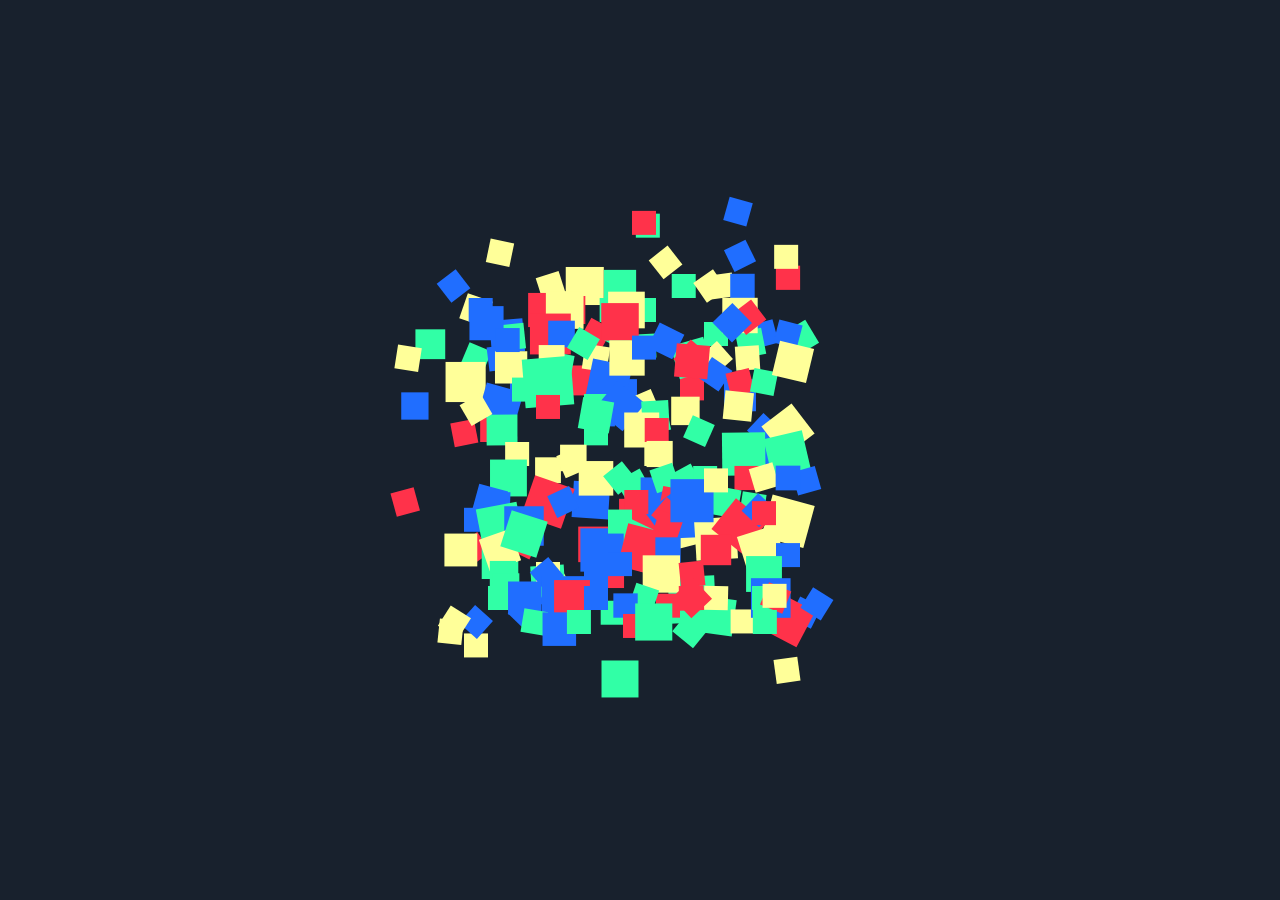
<file: anime-master/examples/random-multiple-values.html>
<!DOCTYPE html>
<html>
<head>
  <title>anime.js</title>
  <meta charset="utf-8">
  <link rel="icon" type="image/png" href="img/favicon.png" />
  <link rel="apple-touch-icon" href="img/apple-touch-icon.png" />
  <link href="css/styles.css" rel="stylesheet">
</head>
<style>

  section {
    display: flex;
    flex-wrap: wrap;
    width: 22rem;
    height: 22rem;
  }

  div {
    width: 1.5rem;
    height: 1.5rem;
    background: #FFF;
  }

</style>
</head>
<body>
  <script src="../anime.js"></script>
  <script>

  var maxElements = 210;
  var colors = ['#FF324A', '#31FFA6', '#206EFF', '#FFFF99'];

  var createElements = (function() {
    var sectionEl = document.createElement('section');
    for (var i = 0; i < maxElements; i++) {
      var el = document.createElement('div');
      el.style.background = colors[anime.random(0, 3)];
      sectionEl.appendChild(el);
    }
    document.body.appendChild(sectionEl);
  })();

  anime({
    targets: 'div',
    translateX: function() { return anime.random(-6, 6) + 'rem'; },
    translateY: function() { return anime.random(-6, 6) + 'rem'; },
    scale: function() { return anime.random(10, 20) / 10; },
    rotate: function() { return anime.random(-360, 360); },
    delay: function() { return 400 + anime.random(0, 500); },
    duration: function() { return anime.random(1000, 2000); },
    direction: 'alternate',
    loop: true
  });

  </script>
</body>
</html>
</file>
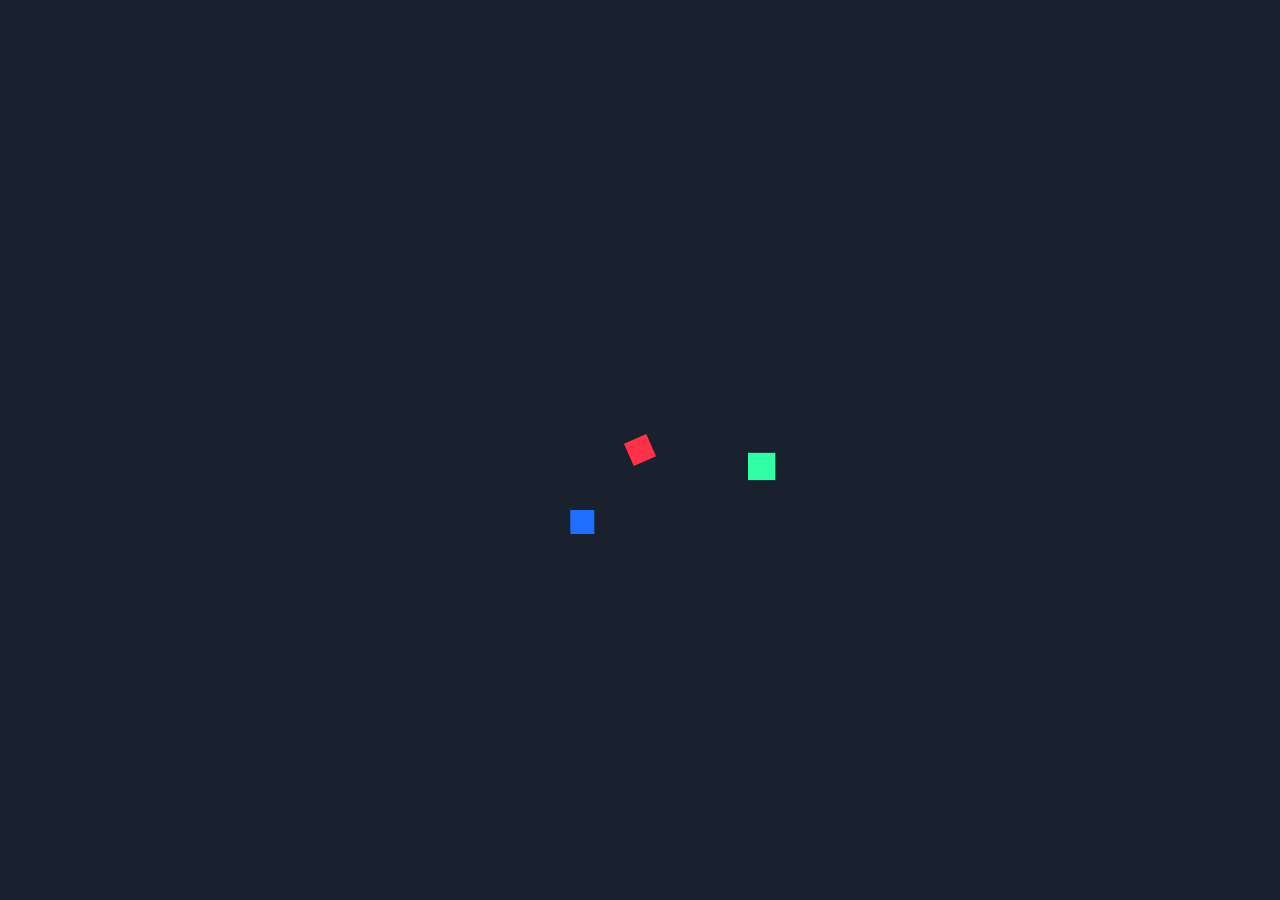
<file: anime-master/examples/remove-elements-from-animations.html>
<!DOCTYPE html>
<html>
<head>
  <title>anime.js</title>
  <meta charset="utf-8">
  <link rel="icon" type="image/png" href="img/favicon.png" />
  <link rel="apple-touch-icon" href="img/apple-touch-icon.png" />
  <link href="css/styles.css" rel="stylesheet">
</head>
<style>

  article {
    display: flex;
    flex-direction: row;
    justify-content: center;
  }

  div {
    width: 1.5rem;
    height: 1.5rem;
  }

  div.disabled {
    background: #FFF;
  }

</style>
</head>
<body>
  <section>
    <article>
      <div class="blue"></div>
      <div class="red"></div>
      <div class="green"></div>
    </article>
  </section>
  <script src="../anime.js"></script>
  <script>

  var animation = anime({
    targets: 'div',
    translateX: function() { return anime.random(-6, 6) + 'rem'; },
    translateY: function() { return anime.random(-6, 6) + 'rem'; },
    scale: function() { return anime.random(10, 20) / 10; },
    rotate: function() { return anime.random(-360, 360); },
    delay: function() { return 400 + anime.random(0, 500); },
    duration: function() { return anime.random(1000, 2000); },
    direction: 'alternate',
    loop: true
  });

  document.onmousemove = function(e) {
    if (e.target.matches('div')) {
      anime.remove(e.target);
      e.target.classList.add('disabled');
    }
  }

  </script>
</body>
</html>
</file>
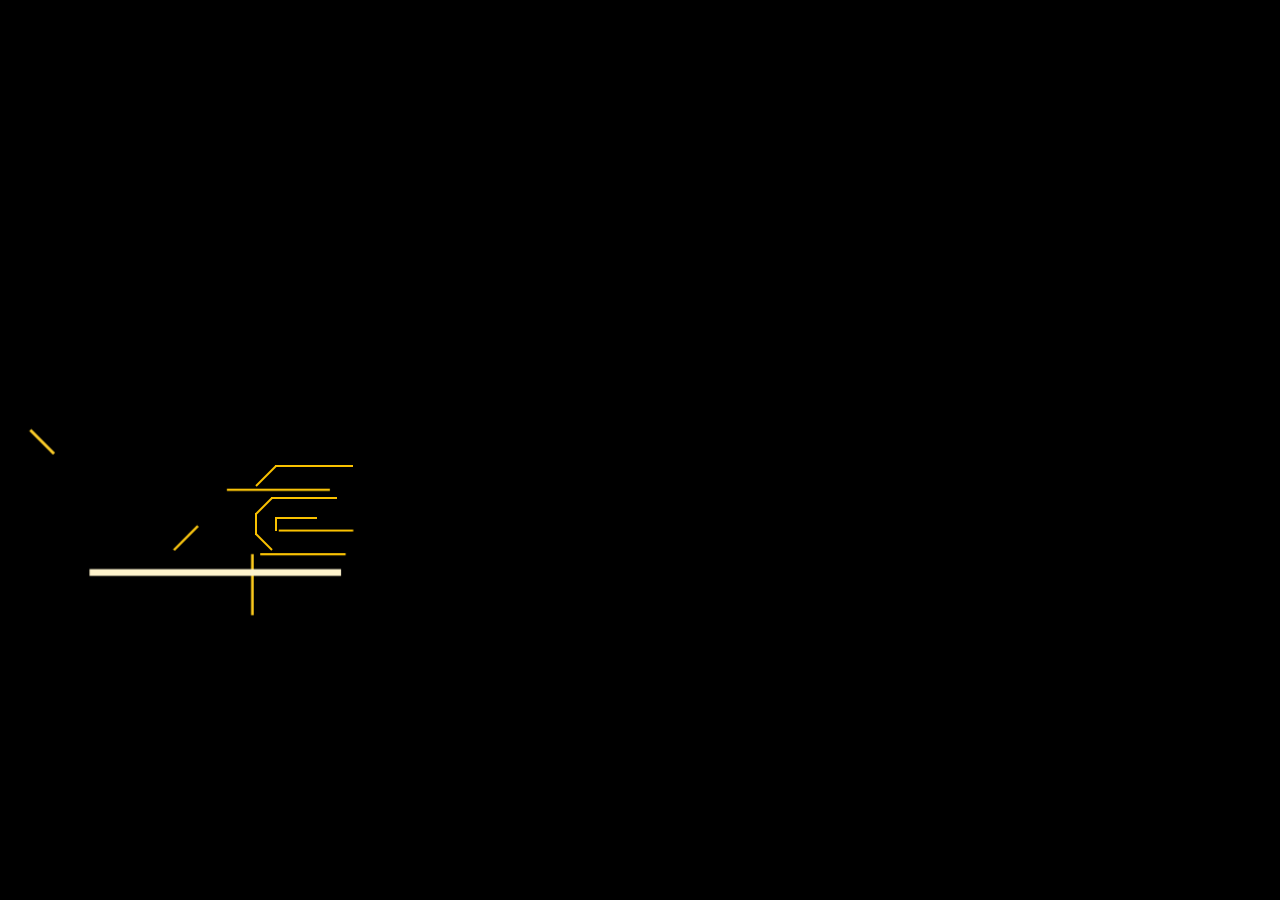
<file: anime-master/examples/test.html>
<!DOCTYPE html>
<html>
<head>
  <title>anime.js</title>
  <meta charset="utf-8">
  <link rel="icon" type="image/png" href="img/favicon.png" />
  <link rel="apple-touch-icon" href="img/apple-touch-icon.png" />
</head>
<style>

  * {
    margin: 0;
    padding: 0;
  }

  body {
    background-color: black;
  }

  section {
    position: absolute;
    width: 100%;
    height: 100%;
    display: flex;
    justify-content: center;
  }

  .logo {
    margin: auto;
  }

  .vert {
    transform-origin: center bottom;
  }

  .hori {
    transform-origin: 0% 50%;
  }

  .diag-left {
    transform-origin: 100% 100%;
  }

  .diag-right {
    transform-origin: 100% 0%;
  }
</style>
</head>
<body>
  <section>
    <svg class="logo" width="100%" height="448" viewBox="0 0 1024 448">
      <g class="stripes" transform="translate(321.000000, 160.000000)" fill="#F9C100">
        <path d="M8,20 L12,16 L92,16 L88,20 L8,20 L8,20 L8,20 L8,20 Z" class="stripe stripe-left"></path>
        <path d="M4,24 L0,28 L80,28 L84,24 L4,24 L4,24 L4,24 L4,24 Z" class="stripe stripe-left"></path>
        <path d="M16,12 L20,8 L100,8 L96,12 L16,12 L16,12 L16,12 L16,12 Z" class="stripe stripe-left"></path>
        <path d="M24,4 L28,0 L108,7.10542736e-15 L104,4 L24,4 L24,4 L24,4 L24,4 Z" class="stripe stripe-left"></path>
      </g>
      <g class="stripes" transform="translate(592.000000, 160.000000)" fill="#F9C100">
        <path d="M8,20 L12,16 L92,16 L88,20 L8,20 L8,20 L8,20 L8,20 Z" class="stripe stripe-right"></path>
        <path d="M4,24 L0,28 L80,28 L84,24 L4,24 L4,24 L4,24 L4,24 Z" class="stripe stripe-right"></path>
        <path d="M16,12 L20,8 L100,8 L96,12 L16,12 L16,12 L16,12 L16,12 Z" class="stripe stripe-right"></path>
        <path d="M24,4 L28,0 L108,7.10542736e-15 L104,4 L24,4 L24,4 L24,4 L24,4 Z" class="stripe stripe-right"></path>
      </g>
      <g class="katakana" transform="translate(202.000000, 128.000000)" fill="#F9C100">
        <path d="M0,92 L60,32 L140,32 L80,92 L0,92 Z" data-d="M55,33 L56,32 L136,32 L135,33 L55,33 Z"></path>
        <path d="M32,28 L230,28 L202,0 L4,0 L32,28 Z" data-d="M28,28 L29,28 L1,0 L0,0 L28,28 Z"></path>
        <path d="M236,28 L208,0 L388,0 L416,28 L236,28 Z" data-d="M232,28 L204,0 L205,0 L233,28 L232,28 Z"></path>
        <path d="M173,92 L201,64 L381,64 L353,92 L173,92 Z" data-d="M169,92 L197,64 L199,64 L171,92 L169,92 Z"></path>
        <path d="M439,92 L359,92 L387,64 L467,64 L439,92 Z" data-d="M435,92 L355,92 L356,91 L436,91 L435,92 Z"></path>
        <path d="M422,28 L502,28 L474,0 L394,0 L422,28 Z" data-d="M497,28 L498,28 L470,0 L469,0 L497,28 Z"></path>
        <path d="M507,92 L587,92 L559,64 L479,64 L507,92 Z" data-d="M476,65 L556,65 L555,64 L475,64 L476,65 Z"></path>
        <path d="M617,0 L557,60 L477,60 L537,0 L617,0 Z" data-d="M554,59 L553,60 L473,60 L474,59 L554,59 Z"></path>
      </g>
      <g class="text-fills" transform="translate(128.000000, 240.000000)" fill="#F9C100">
        <path d="M300,20 L300,84 L280,84 L280,16 L296,0 L408,0 L424,16 L424,84 L404,84 L404,20 L362,20 L362,84 L342,84 L342,20 L300,20 Z" id="r"></path>
        <path d="M548,36 L548,16 L532,2.55795385e-13 L452,2.4158453e-13 L436,16 L436,68 L452,84 L528,84 L548,64 L456,64 L456,20 L528,20 L528,32 L488,32 L468,52 L532,52 L548,36 L548,36 Z" id="e"></path>
        <path d="M0,48 L0,68 L16,84 L96,84 L112,68 L112,16 L96,0 L20,0 L0,20 L92,20 L92,64 L20,64 L20,52 L60,52 L80,32 L16,32 L0,48 Z" id="a"></path>
        <!--<path d="M0,48 L0,68 L16,84 L96,84 L112,68 L112,16 L96,0 L20,0 L0,20 L92,20 L92,64 L20,64 L20,52 L60,52 L80,32 L16,32 L0,48 Z" id="a"></path>-->
        <path d="M216,84 L236,84 L236,16 L220,0 L140,0 L124,16 L124,84 L144,84 L144,20 L216,20 L216,84 L216,84 Z" id="n"></path>
        <path d="M248,0 L268,0 L268,84 L248,84 L248,0 Z" id="i"></path>
        <!--<path d="M300,20 L300,84 L280,84 L280,16 L296,0 L408,0 L424,16 L424,84 L404,84 L404,20 L362,20 L362,84 L342,84 L342,20 L300,20 Z" id="m"></path>-->
        <!--<path d="M548,36 L548,16 L532,2.55795385e-13 L452,2.4158453e-13 L436,16 L436,68 L452,84 L528,84 L548,64 L456,64 L456,20 L528,20 L528,32 L488,32 L468,52 L532,52 L548,36 L548,36 Z" id="e"></path>-->
        <path d="M562,64 L582,84 L626,84 L642,68 L642,0 L622,0 L622,64 L562,64 Z" id="j"></path>
        <path d="M674,20 L766,20 L746,0 L670,0 L654,16 L654,36 L670,52 L746,52 L746,64 L654,64 L674,84 L750,84 L766,68 L766,48 L750,32 L674,32 L674,20 Z" id="s"></path>
      </g>
      <g stroke="#F9C100" stroke-width="2" fill="none" fill-rule="evenodd">
        <path d="M148,292 L148,304" class="line vert" stroke-linecap="square"></path>
        <path d="M128,288 L128,308" class="line vert" stroke-linecap="square"></path>
        <path d="M148,240 L128,260" class="line diag-right"></path>
        <path d="M128,308 L144,324" class="line diag-left"></path>
        <path d="M144,272 L128,288" class="line diag-right"></path>
        <path d="M148,240 L224,240" class="line hori" stroke-linecap="square"></path>
        <path d="M144,272 L208,272" class="line hori" stroke-linecap="square"></path>
        <path d="M148,292 L188,292" class="line hori" stroke-linecap="square"></path>
        <path d="M148,304 L220,304" class="line hori" stroke-linecap="square"></path>
        <path d="M144,324 L224,324" class="line hori" stroke-linecap="square"></path>
        <path d="M129,260 L220,260" class="line hori" stroke-linecap="square"></path>
        <path d="M208,272 L188,292" class="line diag-right"></path>
        <path d="M220,260 L220,304" class="line vert" stroke-linecap="square"></path>
        <path d="M224,240 L240,256" class="line diag-left"></path>
        <path d="M240,308 L224,324" class="line diag-right"></path>
        <path d="M240,256 L240,308" class="line vert" stroke-linecap="square"></path>
        <path d="M252,256 L252,324" class="line vert" stroke-linecap="square"></path>
        <path d="M268,240 L252,256" class="line diag-right"></path>
        <path d="M252,324 L272,324" class="line hori" stroke-linecap="square"></path>
        <path d="M272,260 L272,324" class="line vert" stroke-linecap="square"></path>
        <path d="M268,240 L348,240" class="line hori" stroke-linecap="square"></path>
        <path d="M272,260 L344,260" class="line hori" stroke-linecap="square"></path>
        <path d="M344,260 L344,324" class="line vert" stroke-linecap="square"></path>
        <path d="M348,240 L364,256" class="line diag-left"></path>
        <path d="M344,324 L364,324" class="line hori" stroke-linecap="square"></path>
        <path d="M364,256 L364,324" class="line vert" stroke-linecap="square"></path>
        <path d="M376,240 L376,324" class="line vert" stroke-linecap="square"></path>
        <path d="M376,324 L396,324" class="line hori" stroke-linecap="square"></path>
        <path d="M376,240 L396,240" class="line hori" stroke-linecap="square"></path>
        <path d="M396,240 L396,324" class="line vert" stroke-linecap="square"></path>
        <path d="M408,256 L408,324" class="line vert" stroke-linecap="square"></path>
        <path d="M424,240 L408,256" class="line diag-right"></path>
        <path d="M408,324 L428,324" class="line hori" stroke-linecap="square"></path>
        <path d="M428,261 L428,323" class="line vert" stroke-linecap="square"></path>
        <path d="M424,240 L536,240" class="line hori" stroke-linecap="square"></path>
        <path d="M428,260 L470,260" class="line hori" stroke-linecap="square"></path>
        <path d="M470,261 L470,323" class="line vert" stroke-linecap="square"></path>
        <path d="M470,324 L490,324" class="line hori" stroke-linecap="square"></path>
        <path d="M490,261 L490,323" class="line vert" stroke-linecap="square"></path>
        <path d="M490,260 L532,260" class="line hori" stroke-linecap="square"></path>
        <path d="M532,261 L532,323" class="line vert" stroke-linecap="square"></path>
        <path d="M536,240 L552,256" class="line diag-left"></path>
        <path d="M532,324 L552,324" class="line hori" stroke-linecap="square"></path>
        <path d="M552,256 L552,324" class="line vert" stroke-linecap="square"></path>
        <path d="M564,256 L564,308" class="line vert" stroke-linecap="square"></path>
        <path d="M564,308 L580,324" class="line diag-left"></path>
        <path d="M580,240 L564,256" class="line diag-right"></path>
        <path d="M584,260 L584,304" class="line vert" stroke-linecap="square"></path>
        <path d="M616,272 L596,292" class="line diag-right"></path>
        <path d="M580,240 L660,240" class="line hori" stroke-linecap="square"></path>
        <path d="M584,260 L656,260" class="line hori" stroke-linecap="square"></path>
        <path d="M580,324 L656,324" class="line hori" stroke-linecap="square"></path>
        <path d="M596,292 L660,292" class="line hori" stroke-linecap="square"></path>
        <path d="M616,272 L656,272" class="line hori" stroke-linecap="square"></path>
        <path d="M656,260 L656,272" class="line vert" stroke-linecap="square"></path>
        <path d="M660,240 L676,256" class="line diag-left"></path>
        <path d="M676,304 L656,324" class="line diag-right"></path>
        <path d="M676,276 L660,292" class="line diag-right"></path>
        <path d="M584,304 L676,304" class="line hori" stroke-linecap="square"></path>
        <path d="M676,256 L676,276" class="line vert" stroke-linecap="square"></path>
        <path d="M690,304 L710,324" class="line diag-left"></path>
        <path d="M690,304 L750,304" class="line hori" stroke-linecap="square"></path>
        <path d="M710,324 L754,324" class="line hori" stroke-linecap="square"></path>
        <path d="M750,240 L750,304" class="line vert" stroke-linecap="square"></path>
        <path d="M770,308 L754,324" class="line diag-right"></path>
        <path d="M750,240 L770,240" class="line hori" stroke-linecap="square"></path>
        <path d="M770,240 L770,308" class="line vert" stroke-linecap="square"></path>
        <path d="M782,256 L782,276" class="line vert" stroke-linecap="square"></path>
        <path d="M782,276 L798,292" class="line diag-left"></path>
        <path d="M782,304 L802,324" class="line diag-left"></path>
        <path d="M798,240 L782,256" class="line diag-right"></path>
        <path d="M802,260 L802,272" class="line vert" stroke-linecap="square"></path>
        <path d="M798,240 L874,240" class="line hori" stroke-linecap="square"></path>
        <path d="M802,272 L878,272" class="line hori" stroke-linecap="square"></path>
        <path d="M802,324 L878,324" class="line hori" stroke-linecap="square"></path>
        <path d="M798,292 L874,292" class="line hori" stroke-linecap="square"></path>
        <path d="M782,304 L874,304" class="line hori" stroke-linecap="square"></path>
        <path d="M874,292 L874,304" class="line vert" stroke-linecap="square"></path>
        <path d="M878,272 L894,288" class="line diag-left"></path>
        <path d="M874,240 L894,260" class="line diag-left"></path>
        <path d="M894,308 L878,324" class="line diag-right"></path>
        <path d="M802,260 L894,260" class="line hori" stroke-linecap="square"></path>
        <path d="M894,288 L894,308" class="line vert" stroke-linecap="square"></path>
      </g>
    </svg>
  </section>
  <script src="../anime.js"></script>
  <script>
  var katakanaStripes = anime({
    targets: '.stripes path',
    translateX: function(target) {
      if (target.classList.contains('stripe-right')) return -1000;
      return -1000;
    },
    opacity: {
      value: 0,
      duration: 100
    },
    fill: '#FFF',
    delay: function(t, i) { return 2200 + (i * 75) },
    duration: 400,
    direction: 'reverse',
    easing: 'easeOutExpo'
  });

  var katakanaFills = anime({
    targets: '.katakana path',
    d: function(target) { return [target.getAttribute('data-d')] },
    opacity: {
      value: 0,
      duration: 100
    },
    fill: '#FFF',
    delay: function(t, i) { return 2400 + (i * 120) },
    duration: 1200,
    direction: 'reverse',
    easing: 'easeOutExpo'
  });

  var textFills = anime({
    targets: '.text-fills path',
    opacity: 0,
    delay: function(t, i) { return 3200 + (anime.random(0, 450)) },
    duration: 200,
    fill: '#FFF',
    direction: 'reverse',
    easing: 'easeOutExpo',
    complete: function() {
      anime({
        targets: '.line',
        opacity: 0,
        duration: 1500
      })
    }
  });

  var textpaths = anime({
    targets: '.line',
    translateX: function(target) {
      var x = 1200;
      if (target.classList.contains('hori')) return anime.random(0,1) === 1 ? x : -x;
      if (target.classList.contains('diag-right')) return x / 3;
      if (target.classList.contains('diag-left')) return x / 3;
    },
    translateY: function(target) {
      var y = 1200;
      if (target.classList.contains('vert')) return anime.random(0,1) === 1 ? y : -y;
      if (target.classList.contains('diag-right')) return -y / 3;
      if (target.classList.contains('diag-left')) return y / 3;
    },
    scale: {
      value: 4,
      duration: 500,
    },
    stroke: '#fff',
    opacity: {
      value: [1, 0],
      duration: 100,
    },
    delay: function(t, i) { return 0 + (i * 25) },
    duration: 500,
    easing: 'easeInOutQuad',
    direction: 'reverse',
    speed: 1
  });

  </script>
</body>
</html>
</file>
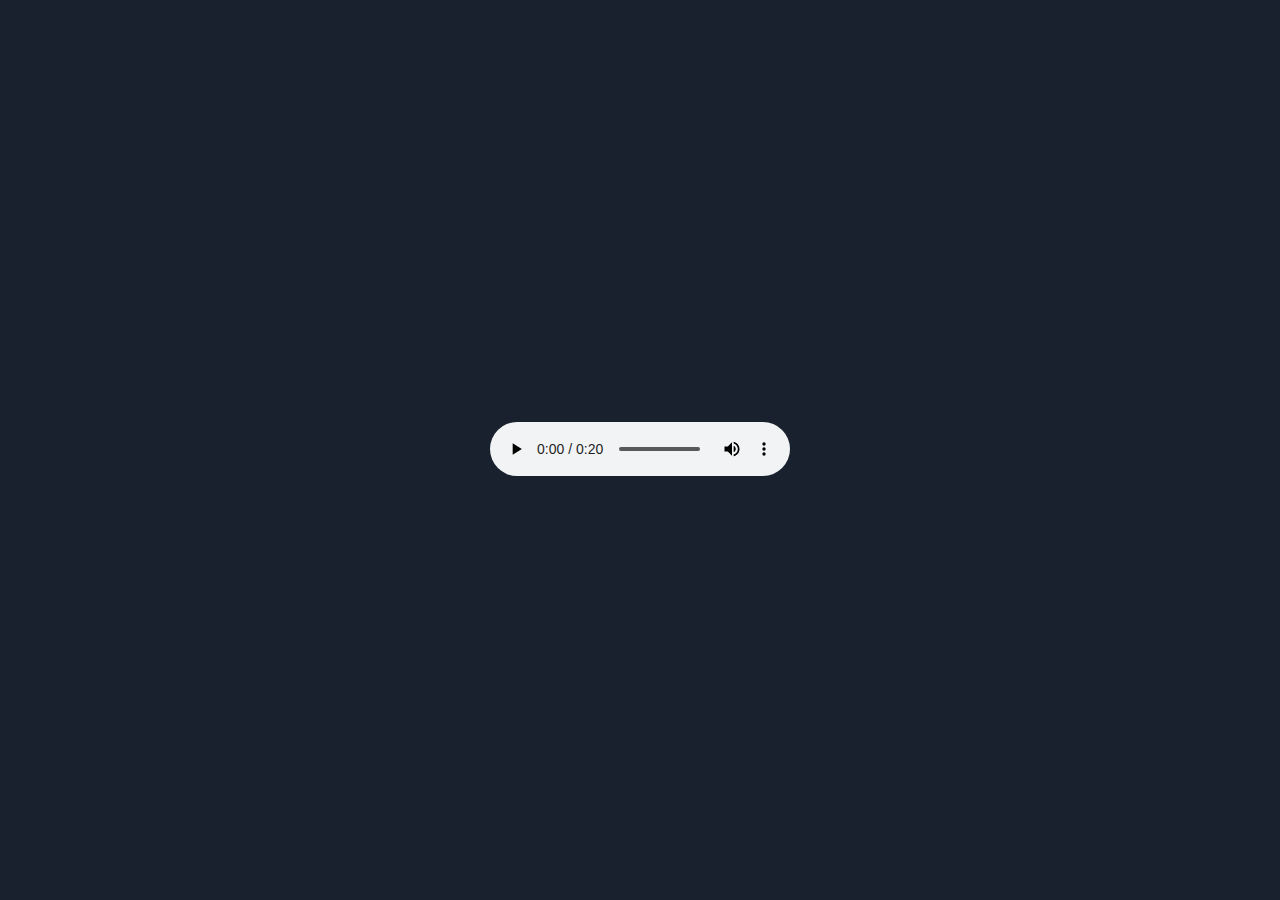
<file: anime-master/examples/volume.html>
<!DOCTYPE html>
<html>
<head>
<title>anime.js</title>
<meta charset="utf-8">
<link rel="icon" type="image/png" href="img/favicon.png" />
<link rel="apple-touch-icon" href="img/apple-touch-icon.png" />
<link href="css/styles.css" rel="stylesheet">
</head>
  <section>
    <audio controls autoplay src="sounds/Myon-Neutrino.m4a"></audio>
  </section>
  <script src="../anime.js"></script>
  <script>

    var audio = document.querySelector('audio');

    var volume = anime({
      targets: audio,
      volume: [1, 0],
      duration: 1920,
      easing: 'linear',
      direction: 'alternate',
      loop: true
    });

  </script>
</body>
</html>
</file>
<file: anime-master/examples/css/styles.css>
html,body,div,span,applet,object,iframe,h1,h2,h3,h4,h5,h6,p,blockquote,pre,a,abbr,acronym,address,big,cite,code,del,dfn,em,img,ins,kbd,q,s,samp,small,strike,strong,sub,sup,tt,var,b,u,i,center,dl,dt,dd,ol,ul,li,fieldset,form,label,legend,table,caption,tbody,tfoot,thead,tr,th,td,article,aside,canvas,details,embed,figure,figcaption,footer,header,hgroup,menu,nav,output,ruby,section,summary,time,mark,audio,video{border:0;font-size:100%;font:inherit;vertical-align:baseline;margin:0;padding:0}article,aside,details,figcaption,figure,footer,header,hgroup,menu,nav,section{display:block}body{line-height:1}ol,ul{list-style:none}blockquote,q{quotes:none}blockquote:before,blockquote:after,q:before,q:after{content:none}table{border-collapse:collapse;border-spacing:0}

@font-face {
  font-family: 'Circular';
  src: url('../fonts/Circular-Book.woff') format('woff');
  font-weight: normal;
}

@font-face {
	font-family: 'Circular';
	src: url('../fonts/Circular-Bold.woff') format('woff');
	font-weight: bold;
}

* {
  margin: 0;
  padding: 0;
  box-sizing: border-box;
}

html,
body {
	background: #18212D;
}

body {
  position: absolute;
  display: flex;
  align-items: center;
  justify-content: center;
  width: 100%;
  height: 100%;
  flex-wrap: wrap;
  color: white;
  font-family: 'Circular', sans-serif;
  -webkit-font-smoothing: antialiased;
}

section {
	min-width: 18rem;
}

div {
	width: 2rem;
	height: 2rem;
}

.red {
  background-color: #FF324A;
}

.green {
  background-color: #31FFA6;
}

.blue {
  background-color: #206EFF;
}

.yellow {
  background-color: #FFFF99;
}
</file>
